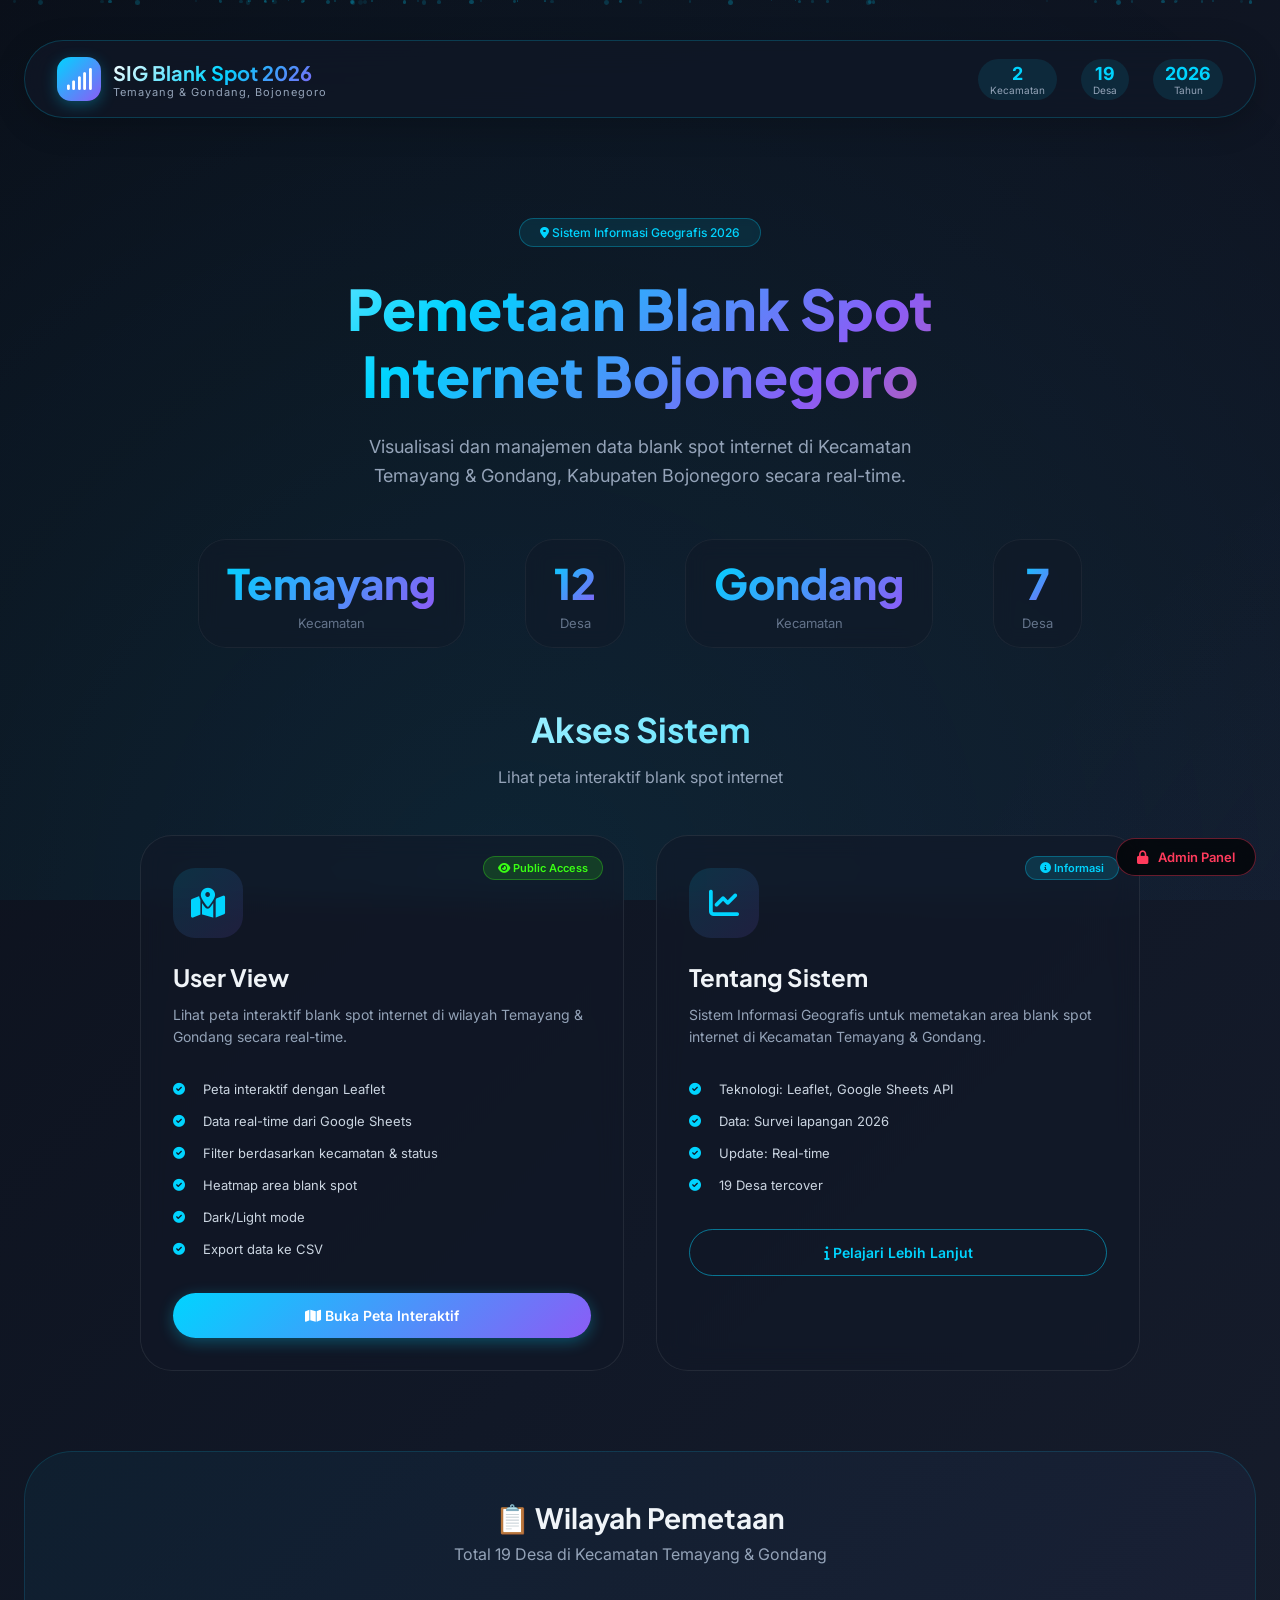
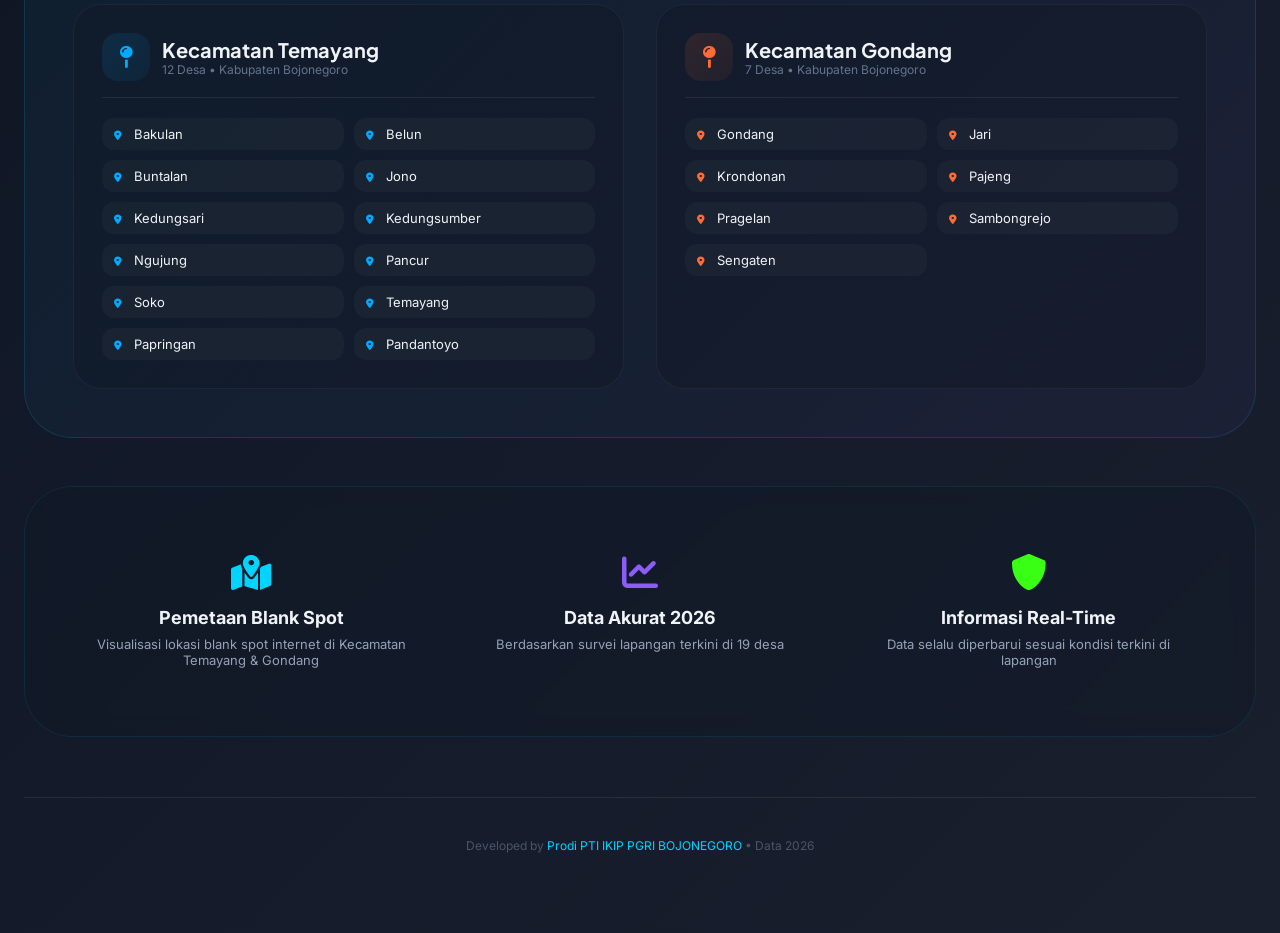
<file: index.html>
<!DOCTYPE html>
<html lang="id">
<head>
  <meta charset="UTF-8">
  <meta name="viewport" content="width=device-width, initial-scale=1.0, viewport-fit=cover">
  <meta name="description" content="Sistem Informasi Geografis Blank Spot Internet - Kecamatan Temayang & Gondang, Bojonegoro 2026">
  <meta name="theme-color" content="#0B0F19">
  <title>SIG Blank Spot Internet 2026 — Temayang & Gondang</title>
  
  <link href="https://fonts.googleapis.com/css2?family=Inter:opsz,wght@14..32,300;14..32,400;14..32,500;14..32,600;14..32,700;14..32,800&family=Plus+Jakarta+Sans:wght@400;500;600;700;800&display=swap" rel="stylesheet">
  <link rel="stylesheet" href="https://cdnjs.cloudflare.com/ajax/libs/font-awesome/6.0.0-beta3/css/all.min.css">
  
  <style>
    * {
      margin: 0;
      padding: 0;
      box-sizing: border-box;
    }

    body {
      background: linear-gradient(135deg, #0B0F19 0%, #111827 50%, #1A1F2E 100%);
      font-family: 'Inter', sans-serif;
      color: #F0F4F8;
      min-height: 100vh;
      overflow-x: hidden;
    }

    /* Animated Gradient Background */
    .bg-animation {
      position: fixed;
      top: 0;
      left: 0;
      width: 100%;
      height: 100%;
      z-index: 0;
      overflow: hidden;
    }

    .bg-animation::before {
      content: '';
      position: absolute;
      width: 200%;
      height: 200%;
      background: radial-gradient(circle at 20% 50%, rgba(0, 212, 255, 0.08) 0%, transparent 50%),
                  radial-gradient(circle at 80% 80%, rgba(139, 92, 246, 0.08) 0%, transparent 50%);
      animation: bgMove 20s ease infinite;
    }

    @keyframes bgMove {
      0%, 100% { transform: translate(0, 0); }
      50% { transform: translate(-5%, -5%); }
    }

    /* Particles */
    .particles {
      position: fixed;
      top: 0;
      left: 0;
      width: 100%;
      height: 100%;
      z-index: 0;
      overflow: hidden;
    }

    .particle {
      position: absolute;
      background: rgba(0, 212, 255, 0.4);
      border-radius: 50%;
      pointer-events: none;
      animation: float linear infinite;
    }

    @keyframes float {
      0% {
        transform: translateY(100vh) rotate(0deg);
        opacity: 0;
      }
      10% {
        opacity: 0.8;
      }
      90% {
        opacity: 0.5;
      }
      100% {
        transform: translateY(-100vh) rotate(720deg);
        opacity: 0;
      }
    }

    /* Container */
    .container {
      position: relative;
      z-index: 1;
      max-width: 1400px;
      margin: 0 auto;
      padding: 40px 24px;
    }

    /* Navbar */
    .navbar {
      display: flex;
      justify-content: space-between;
      align-items: center;
      padding: 16px 32px;
      background: rgba(17, 24, 39, 0.7);
      backdrop-filter: blur(20px);
      border-radius: 60px;
      margin-bottom: 60px;
      border: 1px solid rgba(0, 212, 255, 0.2);
      box-shadow: 0 8px 32px rgba(0, 0, 0, 0.2);
    }

    .logo {
      display: flex;
      align-items: center;
      gap: 12px;
    }

    .logo-icon {
      width: 44px;
      height: 44px;
      background: linear-gradient(135deg, #00D4FF, #8B5CF6);
      border-radius: 14px;
      display: flex;
      align-items: center;
      justify-content: center;
      font-size: 22px;
      color: white;
      box-shadow: 0 4px 15px rgba(0, 212, 255, 0.3);
      animation: pulse 2s infinite;
    }

    @keyframes pulse {
      0%, 100% { box-shadow: 0 4px 15px rgba(0, 212, 255, 0.3); }
      50% { box-shadow: 0 4px 25px rgba(0, 212, 255, 0.6); }
    }

    .logo-text h1 {
      font-family: 'Plus Jakarta Sans', sans-serif;
      font-size: 20px;
      font-weight: 700;
      background: linear-gradient(135deg, #FFFFFF, #00D4FF, #8B5CF6);
      -webkit-background-clip: text;
      background-clip: text;
      color: transparent;
    }

    .logo-text p {
      font-size: 11px;
      color: #94A3B8;
      letter-spacing: 1px;
    }

    .nav-stats {
      display: flex;
      gap: 24px;
    }

    .nav-stat {
      text-align: center;
      padding: 4px 12px;
      background: rgba(0, 212, 255, 0.1);
      border-radius: 40px;
    }

    .nav-stat .number {
      font-size: 18px;
      font-weight: 700;
      color: #00D4FF;
    }

    .nav-stat .label {
      font-size: 10px;
      color: #94A3B8;
    }

    /* Tombol Admin */
    .admin-btn-small {
      position: fixed;
      bottom: 24px;
      right: 24px;
      z-index: 100;
      background: rgba(0, 0, 0, 0.7);
      backdrop-filter: blur(10px);
      border: 1px solid rgba(255, 59, 92, 0.4);
      border-radius: 40px;
      padding: 10px 20px;
      cursor: pointer;
      transition: all 0.3s;
      display: flex;
      align-items: center;
      gap: 10px;
      color: #FF3B5C;
      font-size: 13px;
      font-weight: 600;
      text-decoration: none;
    }

    .admin-btn-small:hover {
      background: rgba(255, 59, 92, 0.2);
      border-color: rgba(255, 59, 92, 0.8);
      transform: scale(1.05);
      box-shadow: 0 0 20px rgba(255, 59, 92, 0.3);
    }

    /* Hero Section */
    .hero {
      text-align: center;
      padding: 40px 20px 60px;
    }

    .hero-badge {
      display: inline-block;
      padding: 6px 20px;
      background: rgba(0, 212, 255, 0.1);
      border: 1px solid rgba(0, 212, 255, 0.3);
      border-radius: 40px;
      font-size: 12px;
      color: #00D4FF;
      margin-bottom: 28px;
      font-weight: 500;
      backdrop-filter: blur(4px);
    }

    .hero h1 {
      font-family: 'Plus Jakarta Sans', sans-serif;
      font-size: 56px;
      font-weight: 800;
      background: linear-gradient(135deg, #FFFFFF, #00D4FF, #8B5CF6, #FF6B35);
      -webkit-background-clip: text;
      background-clip: text;
      color: transparent;
      margin-bottom: 24px;
      line-height: 1.2;
      animation: fadeInUp 0.8s ease;
    }

    .hero p {
      font-size: 18px;
      color: #94A3B8;
      max-width: 600px;
      margin: 0 auto 32px;
      line-height: 1.6;
    }

    .hero-stats {
      display: flex;
      justify-content: center;
      gap: 60px;
      margin-top: 48px;
    }

    .hero-stat {
      text-align: center;
      padding: 16px 28px;
      background: rgba(17, 24, 39, 0.5);
      backdrop-filter: blur(10px);
      border-radius: 28px;
      border: 1px solid rgba(255, 255, 255, 0.05);
    }

    .hero-stat .number {
      font-family: 'Plus Jakarta Sans', sans-serif;
      font-size: 42px;
      font-weight: 800;
      background: linear-gradient(135deg, #00D4FF, #8B5CF6);
      -webkit-background-clip: text;
      background-clip: text;
      color: transparent;
    }

    .hero-stat .label {
      font-size: 13px;
      color: #64748B;
      margin-top: 6px;
    }

    /* Cards Section */
    .section-title {
      text-align: center;
      font-family: 'Plus Jakarta Sans', sans-serif;
      font-size: 34px;
      font-weight: 700;
      margin-bottom: 16px;
      background: linear-gradient(135deg, #FFFFFF, #00D4FF);
      -webkit-background-clip: text;
      background-clip: text;
      color: transparent;
    }

    .section-subtitle {
      text-align: center;
      color: #94A3B8;
      margin-bottom: 48px;
      font-size: 16px;
    }

    .cards-grid {
      display: grid;
      grid-template-columns: repeat(auto-fit, minmax(380px, 1fr));
      gap: 32px;
      margin-bottom: 80px;
      max-width: 1000px;
      margin-left: auto;
      margin-right: auto;
    }

    .card {
      background: rgba(17, 24, 39, 0.6);
      backdrop-filter: blur(12px);
      border: 1px solid rgba(255, 255, 255, 0.08);
      border-radius: 32px;
      padding: 32px;
      transition: all 0.4s ease;
      cursor: pointer;
      position: relative;
      overflow: hidden;
    }

    .card::before {
      content: '';
      position: absolute;
      top: 0;
      left: -100%;
      width: 100%;
      height: 100%;
      background: linear-gradient(90deg, transparent, rgba(0, 212, 255, 0.1), transparent);
      transition: left 0.6s ease;
    }

    .card:hover::before {
      left: 100%;
    }

    .card:hover {
      transform: translateY(-10px);
      border-color: rgba(0, 212, 255, 0.5);
      box-shadow: 0 25px 45px rgba(0, 0, 0, 0.3);
    }

    .card-icon {
      width: 70px;
      height: 70px;
      background: linear-gradient(135deg, #00D4FF20, #8B5CF620);
      border-radius: 22px;
      display: flex;
      align-items: center;
      justify-content: center;
      font-size: 30px;
      margin-bottom: 24px;
      color: #00D4FF;
    }

    .card h3 {
      font-family: 'Plus Jakarta Sans', sans-serif;
      font-size: 24px;
      font-weight: 700;
      margin-bottom: 12px;
    }

    .card p {
      color: #94A3B8;
      line-height: 1.6;
      margin-bottom: 24px;
      font-size: 14px;
    }

    .card-features {
      list-style: none;
      margin-bottom: 28px;
    }

    .card-features li {
      padding: 8px 0;
      font-size: 13px;
      color: #CBD5E1;
      display: flex;
      align-items: center;
      gap: 10px;
    }

    .card-features li i {
      color: #00D4FF;
      font-size: 12px;
      width: 20px;
    }

    .card-btn {
      width: 100%;
      padding: 14px;
      border-radius: 40px;
      font-weight: 600;
      font-size: 14px;
      cursor: pointer;
      transition: all 0.3s;
      text-align: center;
      display: inline-block;
      text-decoration: none;
      border: none;
    }

    .card-btn-primary {
      background: linear-gradient(135deg, #00D4FF, #8B5CF6);
      color: white;
      box-shadow: 0 4px 15px rgba(0, 212, 255, 0.3);
    }

    .card-btn-primary:hover {
      transform: scale(1.02);
      box-shadow: 0 6px 20px rgba(0, 212, 255, 0.5);
    }

    .card-btn-outline {
      background: transparent;
      border: 1.5px solid rgba(0, 212, 255, 0.5);
      color: #00D4FF;
    }

    .card-btn-outline:hover {
      background: rgba(0, 212, 255, 0.1);
      border-color: #00D4FF;
    }

    .card-badge {
      position: absolute;
      top: 20px;
      right: 20px;
      padding: 4px 14px;
      border-radius: 20px;
      font-size: 11px;
      font-weight: 600;
    }

    .badge-user {
      background: rgba(57, 255, 20, 0.15);
      color: #39FF14;
      border: 1px solid rgba(57, 255, 20, 0.3);
    }

    .badge-info {
      background: rgba(0, 212, 255, 0.15);
      color: #00D4FF;
      border: 1px solid rgba(0, 212, 255, 0.3);
    }

    /* Desa List Section */
    .desa-section {
      background: linear-gradient(135deg, rgba(0, 212, 255, 0.05), rgba(139, 92, 246, 0.05));
      border-radius: 48px;
      padding: 48px;
      margin: 48px 0;
      border: 1px solid rgba(0, 212, 255, 0.15);
    }

    .desa-grid {
      display: grid;
      grid-template-columns: repeat(2, 1fr);
      gap: 32px;
    }

    .desa-card {
      background: rgba(17, 24, 39, 0.5);
      border-radius: 28px;
      padding: 28px;
      transition: all 0.3s;
      border: 1px solid rgba(255, 255, 255, 0.05);
    }

    .desa-card:hover {
      transform: translateY(-5px);
      border-color: rgba(0, 212, 255, 0.3);
      box-shadow: 0 10px 30px rgba(0, 0, 0, 0.2);
    }

    .desa-header {
      display: flex;
      align-items: center;
      gap: 12px;
      margin-bottom: 20px;
      padding-bottom: 16px;
      border-bottom: 1px solid rgba(255, 255, 255, 0.08);
    }

    .desa-icon {
      width: 48px;
      height: 48px;
      border-radius: 16px;
      display: flex;
      align-items: center;
      justify-content: center;
      font-size: 22px;
    }

    .temayang-icon {
      background: linear-gradient(135deg, #00AAFF20, #00AAFF10);
      color: #00AAFF;
    }

    .gondang-icon {
      background: linear-gradient(135deg, #FF6B3520, #FF6B3510);
      color: #FF6B35;
    }

    .desa-header h3 {
      font-family: 'Plus Jakarta Sans', sans-serif;
      font-size: 20px;
      font-weight: 700;
    }

    .desa-header p {
      font-size: 12px;
      color: #64748B;
    }

    .desa-list {
      display: grid;
      grid-template-columns: repeat(2, 1fr);
      gap: 10px;
    }

    .desa-item {
      padding: 8px 12px;
      background: rgba(255, 255, 255, 0.03);
      border-radius: 12px;
      font-size: 13px;
      transition: all 0.2s;
    }

    .desa-item:hover {
      background: rgba(0, 212, 255, 0.1);
      transform: translateX(4px);
    }

    .desa-item i {
      margin-right: 8px;
      font-size: 10px;
    }

    .temayang-item i {
      color: #00AAFF;
    }

    .gondang-item i {
      color: #FF6B35;
    }

    /* Info Section - Sederhana */
    .info-section {
      background: rgba(17, 24, 39, 0.5);
      backdrop-filter: blur(10px);
      border-radius: 48px;
      padding: 48px;
      margin: 48px 0;
      border: 1px solid rgba(0, 212, 255, 0.1);
    }

    .info-grid {
      display: grid;
      grid-template-columns: repeat(auto-fit, minmax(280px, 1fr));
      gap: 32px;
    }

    .info-item {
      text-align: center;
      padding: 20px;
      transition: all 0.3s;
      border-radius: 24px;
    }

    .info-item:hover {
      background: rgba(0, 212, 255, 0.05);
    }

    .info-item i {
      font-size: 36px;
      margin-bottom: 16px;
    }

    .info-item i.fa-map-marked-alt {
      color: #00D4FF;
    }

    .info-item i.fa-chart-line {
      color: #8B5CF6;
    }

    .info-item i.fa-shield-alt {
      color: #39FF14;
    }

    .info-item h4 {
      font-size: 18px;
      margin-bottom: 8px;
    }

    .info-item p {
      font-size: 13px;
      color: #94A3B8;
    }

    /* Footer */
    .footer {
      text-align: center;
      padding: 40px 20px;
      border-top: 1px solid rgba(255, 255, 255, 0.08);
      margin-top: 60px;
    }

    .developer-credit {
      font-size: 12px;
      color: #4A5568;
    }

    .developer-credit a {
      color: #00D4FF;
      text-decoration: none;
      transition: color 0.3s;
    }

    .developer-credit a:hover {
      color: #8B5CF6;
    }

    /* Modal */
    .modal-info {
      position: fixed;
      top: 0;
      left: 0;
      width: 100%;
      height: 100%;
      background: rgba(0, 0, 0, 0.85);
      backdrop-filter: blur(12px);
      display: none;
      align-items: center;
      justify-content: center;
      z-index: 2000;
    }

    .modal-info-content {
      background: linear-gradient(135deg, #1A1F2E, #111827);
      border-radius: 36px;
      max-width: 500px;
      width: 90%;
      padding: 40px;
      border: 1px solid rgba(0, 212, 255, 0.3);
      text-align: center;
      animation: modalIn 0.3s ease;
    }

    @keyframes modalIn {
      from {
        opacity: 0;
        transform: scale(0.9);
      }
      to {
        opacity: 1;
        transform: scale(1);
      }
    }

    .modal-info-content h3 {
      font-size: 26px;
      margin-bottom: 16px;
      font-family: 'Plus Jakarta Sans', sans-serif;
    }

    .modal-info-content p {
      color: #94A3B8;
      margin-bottom: 24px;
      line-height: 1.6;
    }

    .modal-info-content .btn {
      padding: 12px 28px;
      border-radius: 40px;
      background: linear-gradient(135deg, #00D4FF, #8B5CF6);
      border: none;
      color: white;
      cursor: pointer;
      font-weight: 600;
      transition: all 0.3s;
    }

    .modal-info-content .btn:hover {
      transform: scale(1.02);
      box-shadow: 0 4px 15px rgba(0, 212, 255, 0.4);
    }

    /* Animations */
    @keyframes fadeInUp {
      from {
        opacity: 0;
        transform: translateY(30px);
      }
      to {
        opacity: 1;
        transform: translateY(0);
      }
    }

    .card {
      animation: fadeInUp 0.6s ease forwards;
      opacity: 0;
    }

    .card:nth-child(1) { animation-delay: 0.1s; }
    .card:nth-child(2) { animation-delay: 0.2s; }

    .desa-card {
      animation: fadeInUp 0.6s ease forwards;
      opacity: 0;
    }

    .desa-card:nth-child(1) { animation-delay: 0.1s; }
    .desa-card:nth-child(2) { animation-delay: 0.2s; }

    /* Responsive */
    @media (max-width: 768px) {
      .container {
        padding: 20px 16px;
      }

      .navbar {
        flex-direction: column;
        gap: 16px;
        padding: 16px 20px;
      }

      .nav-stats {
        gap: 12px;
      }

      .hero h1 {
        font-size: 32px;
      }

      .hero p {
        font-size: 14px;
      }

      .hero-stats {
        gap: 12px;
        flex-wrap: wrap;
      }

      .hero-stat {
        padding: 10px 18px;
      }

      .hero-stat .number {
        font-size: 28px;
      }

      .cards-grid {
        grid-template-columns: 1fr;
      }

      .section-title {
        font-size: 26px;
      }

      .desa-grid {
        grid-template-columns: 1fr;
        gap: 20px;
      }

      .desa-list {
        grid-template-columns: 1fr;
      }

      .desa-section {
        padding: 24px 20px;
      }

      .info-section {
        padding: 32px 20px;
      }

      .info-grid {
        grid-template-columns: 1fr;
        gap: 24px;
      }

      .admin-btn-small {
        bottom: 16px;
        right: 16px;
        padding: 8px 16px;
        font-size: 11px;
      }
    }
  </style>
</head>
<body>

<div class="bg-animation"></div>
<div class="particles" id="particles"></div>

<!-- Tombol Admin -->
<a href="admin/" class="admin-btn-small" title="Admin Panel">
  <i class="fas fa-lock"></i> Admin Panel
</a>

<div class="container">
  <!-- Navbar -->
  <nav class="navbar">
    <div class="logo">
      <div class="logo-icon"><i class="fas fa-signal"></i></div>
      <div class="logo-text">
        <h1>SIG Blank Spot 2026</h1>
        <p>Temayang & Gondang, Bojonegoro</p>
      </div>
    </div>
    <div class="nav-stats">
      <div class="nav-stat">
        <div class="number">2</div>
        <div class="label">Kecamatan</div>
      </div>
      <div class="nav-stat">
        <div class="number">19</div>
        <div class="label">Desa</div>
      </div>
      <div class="nav-stat">
        <div class="number">2026</div>
        <div class="label">Tahun</div>
      </div>
    </div>
  </nav>

  <!-- Hero Section -->
  <section class="hero">
    <div class="hero-badge">
      <i class="fas fa-map-marker-alt"></i> Sistem Informasi Geografis 2026
    </div>
    <h1>Pemetaan Blank Spot<br>Internet Bojonegoro</h1>
    <p>Visualisasi dan manajemen data blank spot internet di Kecamatan Temayang & Gondang, Kabupaten Bojonegoro secara real-time.</p>
    <div class="hero-stats">
      <div class="hero-stat">
        <div class="number">Temayang</div>
        <div class="label">Kecamatan</div>
      </div>
      <div class="hero-stat">
        <div class="number">12</div>
        <div class="label">Desa</div>
      </div>
      <div class="hero-stat">
        <div class="number">Gondang</div>
        <div class="label">Kecamatan</div>
      </div>
      <div class="hero-stat">
        <div class="number">7</div>
        <div class="label">Desa</div>
      </div>
    </div>
  </section>

  <!-- Cards Section -->
  <div class="section-title">Akses Sistem</div>
  <div class="section-subtitle">Lihat peta interaktif blank spot internet</div>

  <div class="cards-grid">
    <!-- User Card -->
    <div class="card" onclick="openUserView()">
      <div class="card-badge badge-user"><i class="fas fa-eye"></i> Public Access</div>
      <div class="card-icon"><i class="fas fa-map-marked-alt"></i></div>
      <h3>User View</h3>
      <p>Lihat peta interaktif blank spot internet di wilayah Temayang & Gondang secara real-time.</p>
      <ul class="card-features">
        <li><i class="fas fa-check-circle"></i> Peta interaktif dengan Leaflet</li>
        <li><i class="fas fa-check-circle"></i> Data real-time dari Google Sheets</li>
        <li><i class="fas fa-check-circle"></i> Filter berdasarkan kecamatan & status</li>
        <li><i class="fas fa-check-circle"></i> Heatmap area blank spot</li>
        <li><i class="fas fa-check-circle"></i> Dark/Light mode</li>
        <li><i class="fas fa-check-circle"></i> Export data ke CSV</li>
      </ul>
      <div class="card-btn card-btn-primary">
        <i class="fas fa-map"></i> Buka Peta Interaktif
      </div>
    </div>

    <!-- Info Card -->
    <div class="card" onclick="showInfoModal()">
      <div class="card-badge badge-info"><i class="fas fa-info-circle"></i> Informasi</div>
      <div class="card-icon"><i class="fas fa-chart-line"></i></div>
      <h3>Tentang Sistem</h3>
      <p>Sistem Informasi Geografis untuk memetakan area blank spot internet di Kecamatan Temayang & Gondang.</p>
      <ul class="card-features">
        <li><i class="fas fa-check-circle"></i> Teknologi: Leaflet, Google Sheets API</li>
        <li><i class="fas fa-check-circle"></i> Data: Survei lapangan 2026</li>
        <li><i class="fas fa-check-circle"></i> Update: Real-time</li>
        <li><i class="fas fa-check-circle"></i> 19 Desa tercover</li>
      </ul>
      <div class="card-btn card-btn-outline">
        <i class="fas fa-info"></i> Pelajari Lebih Lanjut
      </div>
    </div>
  </div>

  <!-- Daftar Desa Section -->
  <div class="desa-section">
    <div style="text-align: center; margin-bottom: 40px;">
      <h2 style="font-family: 'Plus Jakarta Sans', sans-serif; font-size: 28px; margin-bottom: 8px;">📋 Wilayah Pemetaan</h2>
      <p style="color: #94A3B8;">Total 19 Desa di Kecamatan Temayang & Gondang</p>
    </div>
    <div class="desa-grid">
      <!-- Kecamatan Temayang - 12 Desa -->
      <div class="desa-card">
        <div class="desa-header">
          <div class="desa-icon temayang-icon"><i class="fas fa-map-pin"></i></div>
          <div>
            <h3>Kecamatan Temayang</h3>
            <p>12 Desa • Kabupaten Bojonegoro</p>
          </div>
        </div>
        <div class="desa-list">
          <div class="desa-item temayang-item"><i class="fas fa-location-dot"></i> Bakulan</div>
          <div class="desa-item temayang-item"><i class="fas fa-location-dot"></i> Belun</div>
          <div class="desa-item temayang-item"><i class="fas fa-location-dot"></i> Buntalan</div>
          <div class="desa-item temayang-item"><i class="fas fa-location-dot"></i> Jono</div>
          <div class="desa-item temayang-item"><i class="fas fa-location-dot"></i> Kedungsari</div>
          <div class="desa-item temayang-item"><i class="fas fa-location-dot"></i> Kedungsumber</div>
          <div class="desa-item temayang-item"><i class="fas fa-location-dot"></i> Ngujung</div>
          <div class="desa-item temayang-item"><i class="fas fa-location-dot"></i> Pancur</div>
          <div class="desa-item temayang-item"><i class="fas fa-location-dot"></i> Soko</div>
          <div class="desa-item temayang-item"><i class="fas fa-location-dot"></i> Temayang</div>
          <div class="desa-item temayang-item"><i class="fas fa-location-dot"></i> Papringan</div>
          <div class="desa-item temayang-item"><i class="fas fa-location-dot"></i> Pandantoyo</div>
        </div>
      </div>

      <!-- Kecamatan Gondang - 7 Desa -->
      <div class="desa-card">
        <div class="desa-header">
          <div class="desa-icon gondang-icon"><i class="fas fa-map-pin"></i></div>
          <div>
            <h3>Kecamatan Gondang</h3>
            <p>7 Desa • Kabupaten Bojonegoro</p>
          </div>
        </div>
        <div class="desa-list">
          <div class="desa-item gondang-item"><i class="fas fa-location-dot"></i> Gondang</div>
          <div class="desa-item gondang-item"><i class="fas fa-location-dot"></i> Jari</div>
          <div class="desa-item gondang-item"><i class="fas fa-location-dot"></i> Krondonan</div>
          <div class="desa-item gondang-item"><i class="fas fa-location-dot"></i> Pajeng</div>
          <div class="desa-item gondang-item"><i class="fas fa-location-dot"></i> Pragelan</div>
          <div class="desa-item gondang-item"><i class="fas fa-location-dot"></i> Sambongrejo</div>
          <div class="desa-item gondang-item"><i class="fas fa-location-dot"></i> Sengaten</div>
        </div>
      </div>
    </div>
  </div>

  <!-- Info Section - Tanpa Google Sheets, Analisis Statistik, Responsive, Sync -->
  <div class="info-section">
    <div class="info-grid">
      <div class="info-item">
        <i class="fas fa-map-marked-alt"></i>
        <h4>Pemetaan Blank Spot</h4>
        <p>Visualisasi lokasi blank spot internet di Kecamatan Temayang & Gondang</p>
      </div>
      <div class="info-item">
        <i class="fas fa-chart-line"></i>
        <h4>Data Akurat 2026</h4>
        <p>Berdasarkan survei lapangan terkini di 19 desa</p>
      </div>
      <div class="info-item">
        <i class="fas fa-shield-alt"></i>
        <h4>Informasi Real-Time</h4>
        <p>Data selalu diperbarui sesuai kondisi terkini di lapangan</p>
      </div>
    </div>
  </div>

  <!-- Footer -->
  <footer class="footer">
    <div class="developer-credit">
      Developed by <a href="#">Prodi PTI IKIP PGRI BOJONEGORO</a> • Data 2026
    </div>
  </footer>
</div>

<!-- Modal Info -->
<div class="modal-info" id="infoModal">
  <div class="modal-info-content">
    <i class="fas fa-chart-line" style="font-size: 52px; background: linear-gradient(135deg, #00D4FF, #8B5CF6); -webkit-background-clip: text; background-clip: text; color: transparent; margin-bottom: 16px;"></i>
    <h3>SIG Blank Spot Internet 2026</h3>
    <p>Sistem Informasi Geografis ini bertujuan untuk memetakan area blank spot internet di <strong>Kecamatan Temayang dan Gondang</strong>, Kabupaten Bojonegoro.</p>
    <p><strong>📊 Cakupan Wilayah:</strong><br>Kecamatan Temayang (12 desa) + Kecamatan Gondang (7 desa) = Total 19 desa</p>
    <p>Data diperoleh dari survei lapangan tahun 2026 dan terus diperbarui secara real-time.</p>
    <p style="color: #00D4FF; margin-top: 16px;"><strong>Prodi PTI IKIP PGRI BOJONEGORO</strong></p>
    <button class="btn" onclick="closeInfoModal()"><i class="fas fa-check"></i> Tutup</button>
  </div>
</div>

<script>
  // Particles Animation
  function createParticles() {
    const particlesContainer = document.getElementById('particles');
    const particleCount = 60;
    
    for (let i = 0; i < particleCount; i++) {
      const particle = document.createElement('div');
      particle.classList.add('particle');
      const size = Math.random() * 4 + 1;
      particle.style.width = size + 'px';
      particle.style.height = size + 'px';
      particle.style.left = Math.random() * 100 + '%';
      particle.style.animationDuration = Math.random() * 12 + 6 + 's';
      particle.style.animationDelay = Math.random() * 8 + 's';
      particle.style.opacity = Math.random() * 0.5 + 0.2;
      particlesContainer.appendChild(particle);
    }
  }
  
  createParticles();
  
  // Navigation Functions
  function openUserView() {
    window.location.href = 'public/';
  }
  
  function showInfoModal() {
    document.getElementById('infoModal').style.display = 'flex';
  }
  
  function closeInfoModal() {
    document.getElementById('infoModal').style.display = 'none';
  }
  
  // Close modal on outside click
  window.onclick = function(event) {
    const modal = document.getElementById('infoModal');
    if (event.target === modal) {
      modal.style.display = 'none';
    }
  }
  
  // Smooth hover effects
  const cards = document.querySelectorAll('.card');
  cards.forEach(card => {
    card.addEventListener('mouseenter', () => {
      card.style.transform = 'translateY(-10px)';
    });
    card.addEventListener('mouseleave', () => {
      card.style.transform = 'translateY(0)';
    });
  });
</script>
</body>
</html>
</file>
